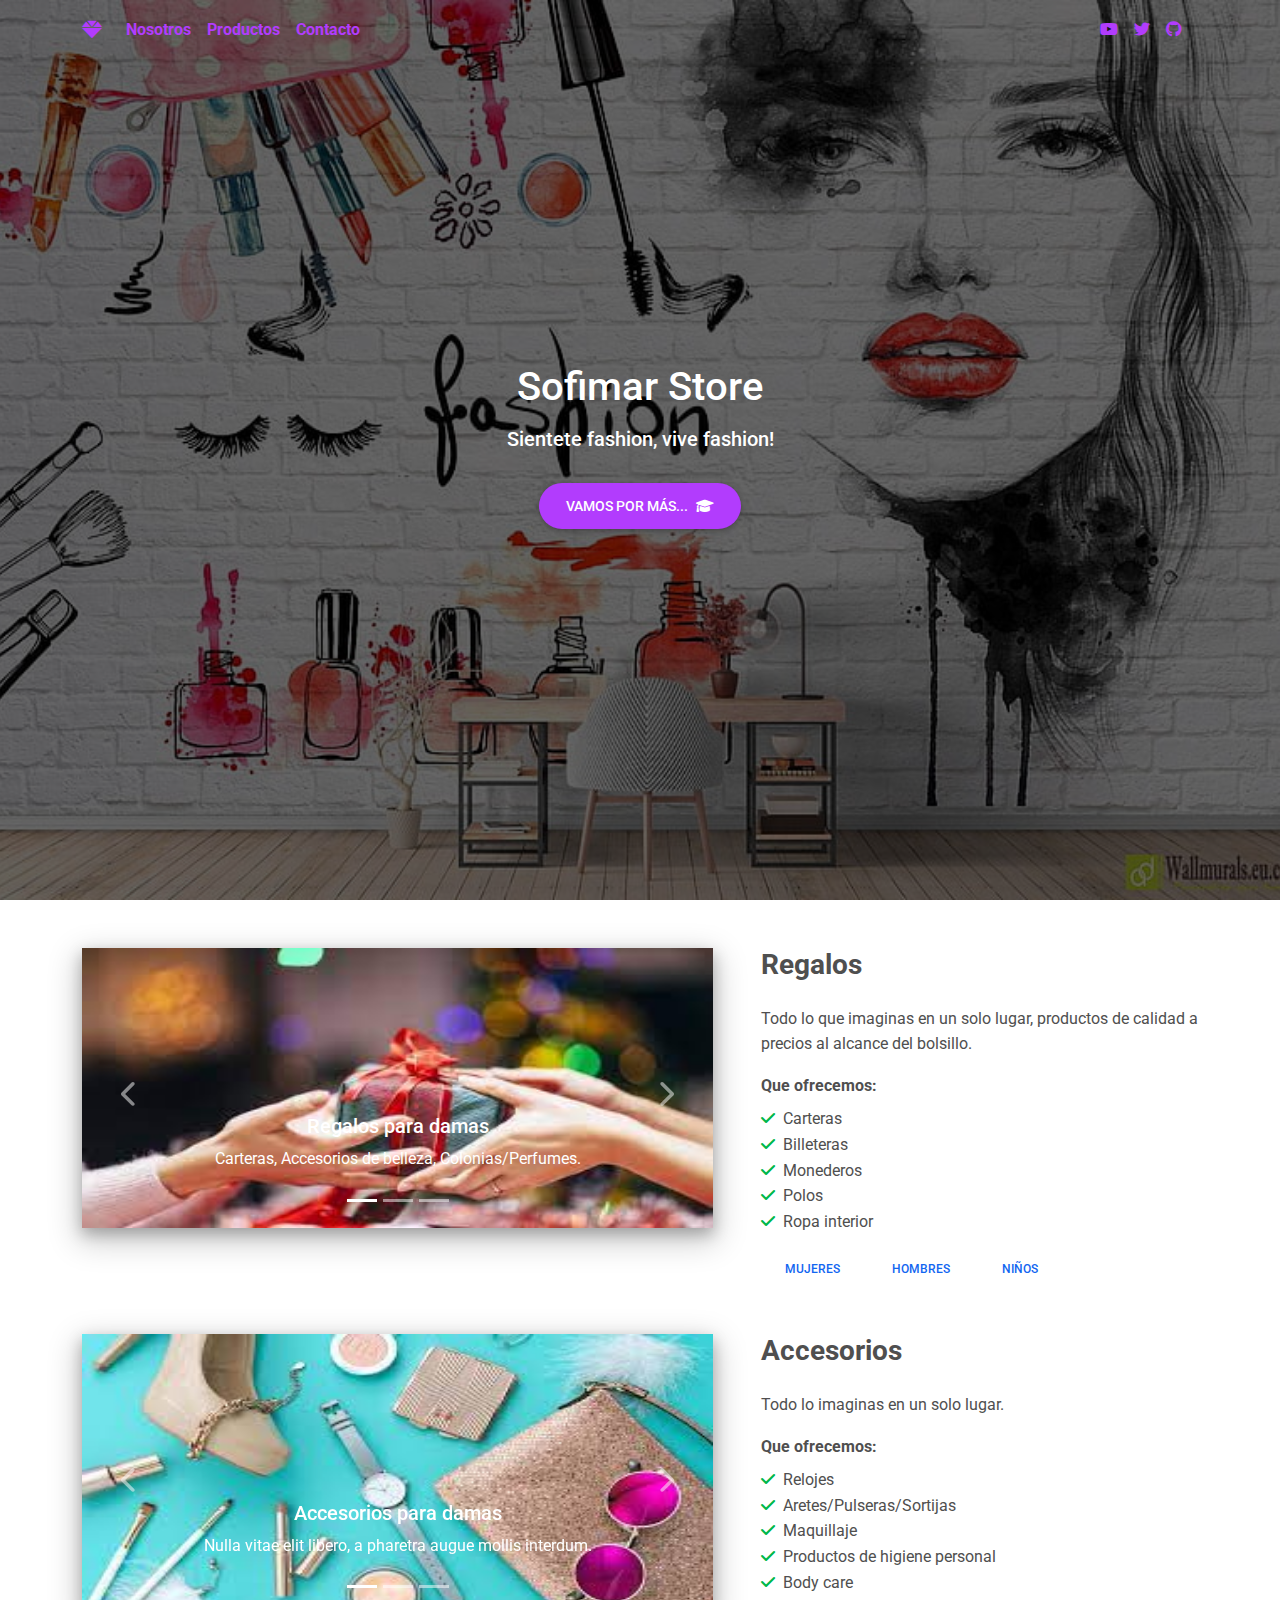
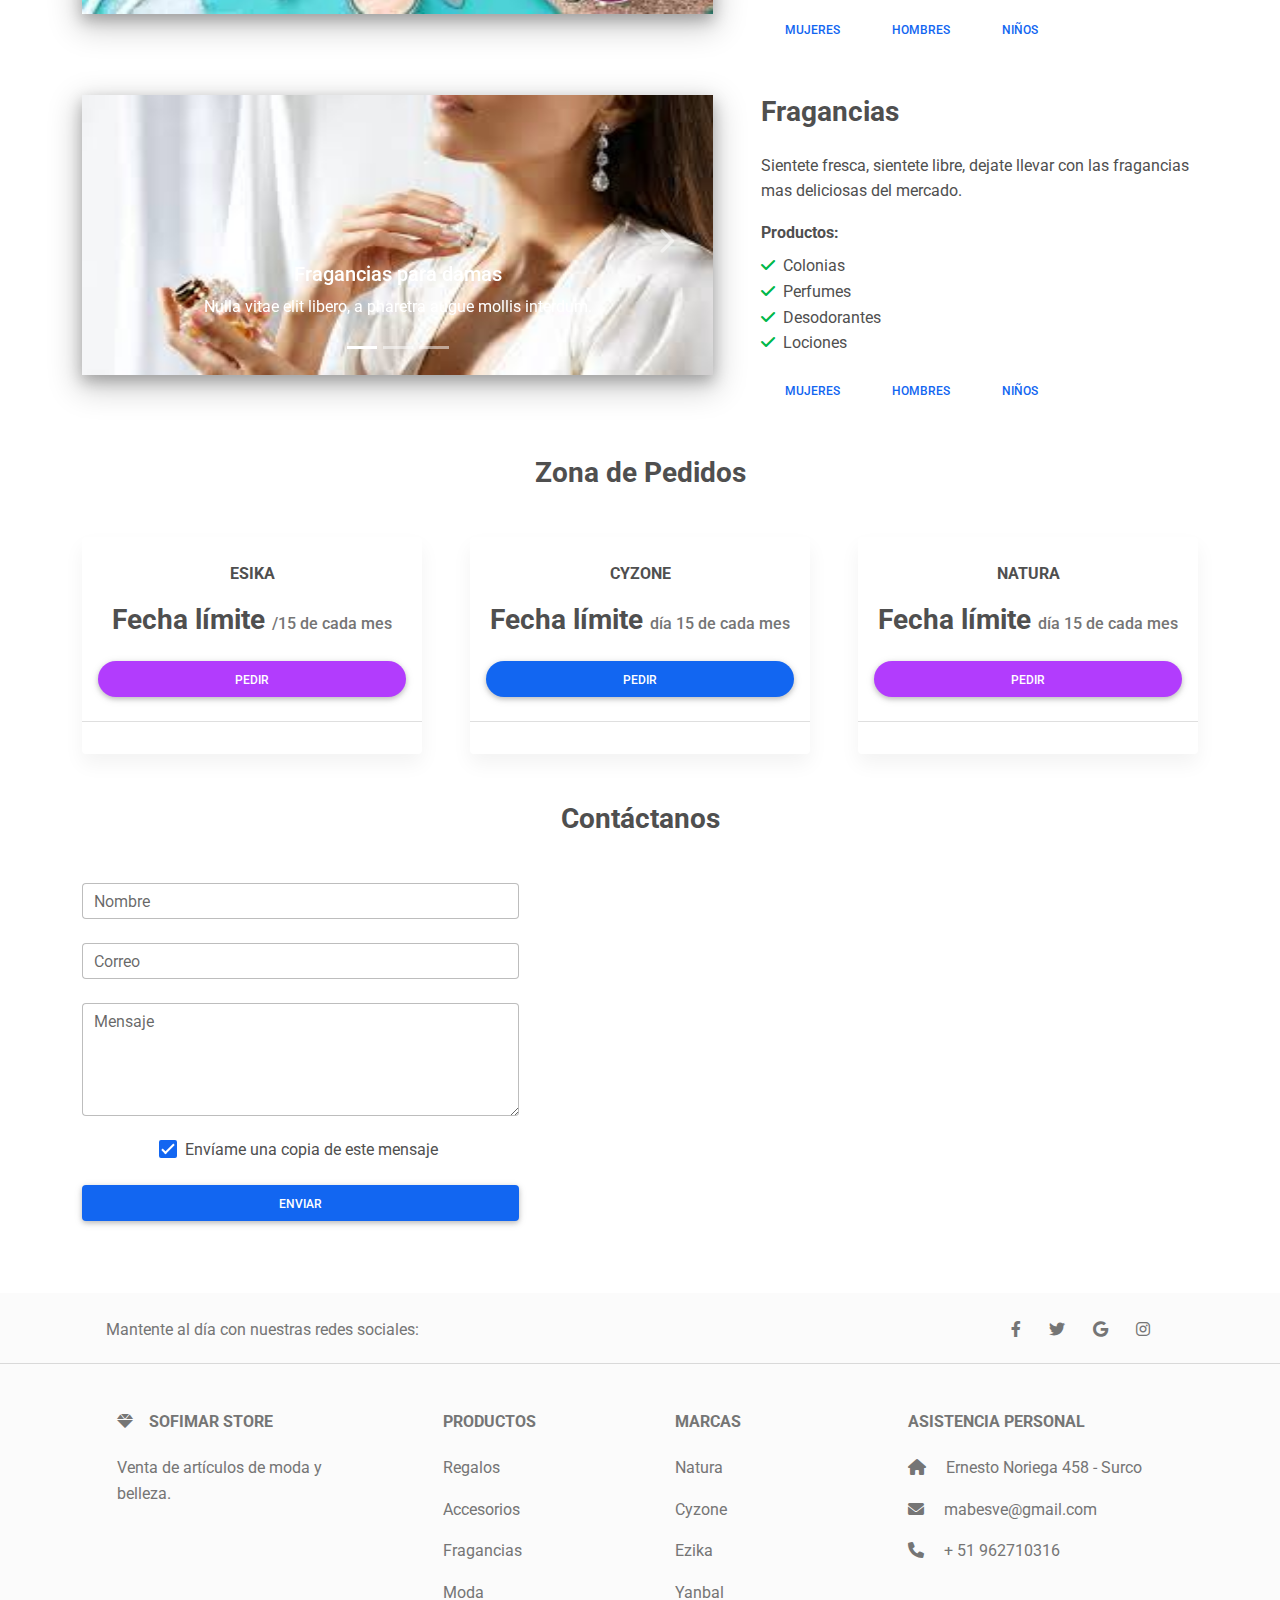
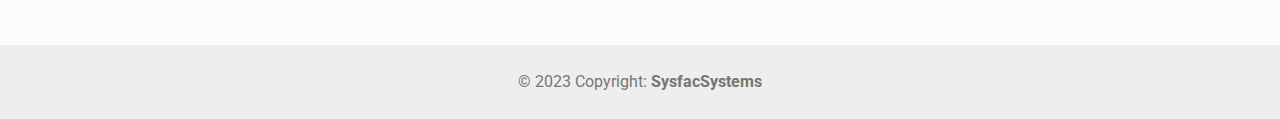
<file: index.html>
<!DOCTYPE html>
<html lang="en">

<head>
  <meta charset="UTF-8" />
  <meta name="viewport" content="width=device-width, initial-scale=1, shrink-to-fit=no" />
  <meta http-equiv="x-ua-compatible" content="ie=edge" />
  <title>Sofimar Store</title>
  <!-- MDB icon -->
  <link rel="icon" href="img/mdb-favicon.ico" type="image/x-icon" />
  <!-- Font Awesome -->
  <link rel="stylesheet" href="https://cdnjs.cloudflare.com/ajax/libs/font-awesome/6.0.0/css/all.min.css" />
  <!-- Google Fonts Roboto -->
  <link rel="stylesheet" href="https://fonts.googleapis.com/css2?family=Roboto:wght@300;400;500;700;900&display=swap" />
  <!-- MDB -->
  <link rel="stylesheet" href="css/mdb.min.css" />
</head>

<body>

  <!--Main Navigation-->
  <header class="mb-5 mb-lg-7">

    <!-- Navbar -->
    <nav style="z-index: 1;
                 min-height: 58.59px;
                " class="navbar navbar-expand-lg navbar-light">
      <!-- Container wrapper -->
      <div class="container">
        <!-- Toggle button -->
        <button class="navbar-toggler" type="button" data-mdb-toggle="collapse"
          data-mdb-target="#navbarSupportedContent" aria-controls="navbarSupportedContent" aria-expanded="false"
          aria-label="Toggle navigation">
          <i class="fas fa-bars"></i>
        </button>

        <!-- Collapsible wrapper -->
        <div class="collapse navbar-collapse" id="navbarSupportedContent">
          <!-- Navbar brand -->
          <a class="navbar-brand mt-2 mt-lg-0" href="#">
            <i class="fas fa-gem text-secondary"></i>
          </a>
          <!-- Left links -->
          <ul class="navbar-nav me-auto mb-2 mb-lg-0">
            <li class="nav-item">
              <a class="nav-link text-secondary fw-bold" href="#">Nosotros</a>
            </li>
            <li class="nav-item">
              <a class="nav-link text-secondary fw-bold" href="#">Productos</a>
            </li>
            <li class="nav-item">
              <a class="nav-link text-secondary fw-bold" href="#">Contacto</a>
            </li>
          </ul>
          <!-- Left links -->
        </div>
        <!-- Collapsible wrapper -->

        <!-- Right elements -->
        <div class="d-flex align-items-center">
          <!-- Icon -->
          <a class="text-secondary me-3" href="https://www.youtube.com/c/Mdbootstrap/videos" rel="nofollow"
            target="_blank">
            <i class="fab fa-youtube"></i>
          </a>
          <!-- Icon -->
          <a class="text-secondary me-3" href="https://twitter.com/ascensus_mdb" rel="nofollow" target="_blank">
            <i class="fab fa-twitter"></i>
          </a>
          <!-- Icon -->
          <a class="text-secondary me-3" href="https://github.com/mdbootstrap/mdb-ui-kit" rel="nofollow"
            target="_blank">
            <i class="fab fa-github"></i>
          </a>

        </div>
        <!-- Right elements -->
      </div>
      <!-- Container wrapper -->
    </nav>
    <!-- Navbar -->

    <!-- Background image -->
    <div class="bg-image vh-100" style="
                 margin-top: -58.59px; 
                 background-image: url('images/slide002.jpg');">

      <!-- Mask -->
      <div class="mask" style="background-color: hsla(0, 0%, 0%, 0.6)">

        <!-- Container -->
        <div class="container d-flex justify-content-center align-items-center h-100">

          <!-- Call to action -->
          <div class="text-white text-center">
            <h1 class="mb-3">Sofimar Store</h1>
            <h5 class="mb-4">Sientete fashion, vive fashion!</h5>
            <a class="btn btn-secondary btn-rounded btn-lg m-2" data-ripple-color="primary" href="#" role="button">Vamos por más...<i class="fas fa-graduation-cap ms-2"></i></a>
          </div>

        </div>

      </div>

    </div>


  </header>
  <!--Main Navigation-->

  <!--Main layout-->
  <main>
    <div class="container">

      <!-- Section: Details -->
      <section class="mb-5 mb-lg-10">

        <div class="row gx-xl-5">

          <div class="col-lg-7 mb-5 mb-lg-0">

            <!-- Carousel wrapper -->
            <div id="carouselBasicExample" class="carousel slide carousel-fade" data-mdb-ride="carousel">
              <!-- Indicators -->
              <div class="carousel-indicators">
                <button type="button" data-mdb-target="#carouselBasicExample" data-mdb-slide-to="0" class="active"
                  aria-current="true" aria-label="Slide 1"></button>
                <button type="button" data-mdb-target="#carouselBasicExample" data-mdb-slide-to="1"
                  aria-label="Slide 2"></button>
                <button type="button" data-mdb-target="#carouselBasicExample" data-mdb-slide-to="2"
                  aria-label="Slide 3"></button>
              </div>

              <!-- Inner -->
              <div class="carousel-inner rounded-6 shadow-4-strong">
                <!-- Single item -->
                <div class="carousel-item active">
                  <img src="images/regalos/regalo01.jpg" class="w-100" style="height:280px;"
                    alt="Sunset Over the City" />
                  <div class="carousel-caption d-none d-md-block">
                    <h5>Regalos para damas</h5>
                    <p>Carteras, Accesorios de belleza, Colonias/Perfumes.</p>
                  </div>
                </div>

                <!-- Single item -->
                <div class="carousel-item">
                  <img src="images/regalos/regalo02.jpg" class="d-block w-100" style="height:280px;"
                    alt="Canyon at Nigh" />
                  <div class="carousel-caption d-none d-md-block">
                    <h5>Regalos para caballeros</h5>
                    <p>Polos, mediaas, boxers, billeteras, monederos</p>
                  </div>
                </div>

                <!-- Single item -->
                <div class="carousel-item">
                  <img src="images/regalos/regalo03.jpg" class="d-block w-100" style="height:280px;"
                    alt="Cliff Above a Stormy Sea" />
                  <div class="carousel-caption d-none d-md-block">
                    <h5>Regalos para niños</h5>
                    <p>Ropa de niños, zapatillas, utiles escolares.</p>
                  </div>
                </div>
              </div>
              <!-- Inner -->

              <!-- Controls -->
              <button class="carousel-control-prev" type="button" data-mdb-target="#carouselBasicExample"
                data-mdb-slide="prev">
                <span class="carousel-control-prev-icon" aria-hidden="true"></span>
                <span class="visually-hidden">Previous</span>
              </button>
              <button class="carousel-control-next" type="button" data-mdb-target="#carouselBasicExample"
                data-mdb-slide="next">
                <span class="carousel-control-next-icon" aria-hidden="true"></span>
                <span class="visually-hidden">Next</span>
              </button>
            </div>
            <!-- Carousel wrapper -->

          </div>

          <div class="col-lg-5 mb-5 mb-lg-0">

            <h3 class="fw-bold mb-4">Regalos</h3>

            <p>Todo lo que imaginas en un solo lugar, productos de calidad a precios al alcance del bolsillo.</p>

            <p class="mb-2"><strong>Que ofrecemos:</strong></p>

            <ul class="list-unstyled">
              <li><i class="fas fa-check text-success me-2"></i>Carteras</li>
              <li><i class="fas fa-check text-success me-2"></i>Billeteras</li>
              <li><i class="fas fa-check text-success me-2"></i>Monederos</li>
              <li><i class="fas fa-check text-success me-2"></i>Polos</li>
			  <li><i class="fas fa-check text-success me-2"></i>Ropa interior</li>
            </ul>

            <a class="btn btn-link btn-rounded" href="#" role="button" data-mdb-ripple-color="primary">Mujeres</a>
			<a class="btn btn-link btn-rounded" href="#" role="button" data-mdb-ripple-color="primary">Hombres</a>
			<a class="btn btn-link btn-rounded" href="#" role="button" data-mdb-ripple-color="primary">Niños</a>

          </div>

        </div>

      </section>
     <section class="mb-5 mb-lg-10">

        <div class="row gx-xl-5">

          <div class="col-lg-7 mb-5 mb-lg-0">

            <!-- Carousel wrapper -->
            <div id="carouselBasicExample" class="carousel slide carousel-fade" data-mdb-ride="carousel">
              <!-- Indicators -->
              <div class="carousel-indicators">
                <button type="button" data-mdb-target="#carouselBasicExample" data-mdb-slide-to="0" class="active"
                  aria-current="true" aria-label="Slide 1"></button>
                <button type="button" data-mdb-target="#carouselBasicExample" data-mdb-slide-to="1"
                  aria-label="Slide 2"></button>
                <button type="button" data-mdb-target="#carouselBasicExample" data-mdb-slide-to="2"
                  aria-label="Slide 3"></button>
              </div>

              <!-- Inner -->
              <div class="carousel-inner rounded-6 shadow-4-strong">
                <!-- Single item -->
                <div class="carousel-item active">
                  <img src="images/accesorios/accesorios01.jpg" class="w-100" style="height:280px;"
                    alt="Sunset Over the City" />
                  <div class="carousel-caption d-none d-md-block">
                    <h5>Accesorios para damas</h5>
                    <p>Nulla vitae elit libero, a pharetra augue mollis interdum.</p>
                  </div>
                </div>

                <!-- Single item -->
                <div class="carousel-item">
                  <img src="images/accesorios/accesorios02.jpg" class="d-block w-100" style="height:280px;"
                    alt="Canyon at Nigh" />
                  <div class="carousel-caption d-none d-md-block">
                    <h5>Accesorios para caballeros</h5>
                    <p>Lorem ipsum dolor sit amet, consectetur adipiscing elit.</p>
                  </div>
                </div>

                <!-- Single item -->
                <div class="carousel-item">
                  <img src="images/accesorios/accesorios03.jpg" class="d-block w-100" style="height:280px;"
                    alt="Cliff Above a Stormy Sea" />
                  <div class="carousel-caption d-none d-md-block">
                    <h5>Accesorios para niños</h5>
                    <p>Praesent commodo cursus magna, vel scelerisque nisl consectetur.</p>
                  </div>
                </div>
              </div>
              <!-- Inner -->

              <!-- Controls -->
              <button class="carousel-control-prev" type="button" data-mdb-target="#carouselBasicExample"
                data-mdb-slide="prev">
                <span class="carousel-control-prev-icon" aria-hidden="true"></span>
                <span class="visually-hidden">Previous</span>
              </button>
              <button class="carousel-control-next" type="button" data-mdb-target="#carouselBasicExample"
                data-mdb-slide="next">
                <span class="carousel-control-next-icon" aria-hidden="true"></span>
                <span class="visually-hidden">Next</span>
              </button>
            </div>
            <!-- Carousel wrapper -->

          </div>

          <div class="col-lg-5 mb-5 mb-lg-0">

            <h3 class="fw-bold mb-4">Accesorios</h3>

            <p>Todo lo imaginas en un solo lugar.</p>

            <p class="mb-2"><strong>Que ofrecemos:</strong></p>

            <ul class="list-unstyled">
              <li><i class="fas fa-check text-success me-2"></i>Relojes</li>
              <li><i class="fas fa-check text-success me-2"></i>Aretes/Pulseras/Sortijas</li>
              <li><i class="fas fa-check text-success me-2"></i>Maquillaje</li>
              <li><i class="fas fa-check text-success me-2"></i>Productos de higiene personal</li>
			  <li><i class="fas fa-check text-success me-2"></i>Body care</li>
            </ul>

            <a class="btn btn-link btn-rounded" href="#" role="button" data-mdb-ripple-color="primary">Mujeres</a>
			<a class="btn btn-link btn-rounded" href="#" role="button" data-mdb-ripple-color="primary">Hombres</a>
			<a class="btn btn-link btn-rounded" href="#" role="button" data-mdb-ripple-color="primary">Niños</a>

          </div>

        </div>

      </section>	  

      <!-- Section: Details -->
     <section class="mb-5 mb-lg-10">

        <div class="row gx-xl-5">

          <div class="col-lg-7 mb-5 mb-lg-0">

            <!-- Carousel wrapper -->
            <div id="carouselBasicExample" class="carousel slide carousel-fade" data-mdb-ride="carousel">
              <!-- Indicators -->
              <div class="carousel-indicators">
                <button type="button" data-mdb-target="#carouselBasicExample" data-mdb-slide-to="0" class="active"
                  aria-current="true" aria-label="Slide 1"></button>
                <button type="button" data-mdb-target="#carouselBasicExample" data-mdb-slide-to="1"
                  aria-label="Slide 2"></button>
                <button type="button" data-mdb-target="#carouselBasicExample" data-mdb-slide-to="2"
                  aria-label="Slide 3"></button>
              </div>

              <!-- Inner -->
              <div class="carousel-inner rounded-6 shadow-4-strong">
                <!-- Single item -->
                <div class="carousel-item active">
                  <img src="images/perfumes/perfumes01.jpg" class="w-100" style="height:280px;"
                    alt="Sunset Over the City" />
                  <div class="carousel-caption d-none d-md-block">
                    <h5>Fragancias para damas</h5>
                    <p>Nulla vitae elit libero, a pharetra augue mollis interdum.</p>
                  </div>
                </div>

                <!-- Single item -->
                <div class="carousel-item">
                  <img src="images/perfumes/perfumes02.jpg" class="d-block w-100" style="height:280px;"
                    alt="Canyon at Nigh" />
                  <div class="carousel-caption d-none d-md-block">
                    <h5>Fragancias para caballeros</h5>
                    <p>Lorem ipsum dolor sit amet, consectetur adipiscing elit.</p>
                  </div>
                </div>

                <!-- Single item -->
                <div class="carousel-item">
                  <img src="images/perfumes/perfumes03.jpg" class="d-block w-100" style="height:280px;"
                    alt="Cliff Above a Stormy Sea" />
                  <div class="carousel-caption d-none d-md-block">
                    <h5>Fragancias para niños</h5>
                    <p>Praesent commodo cursus magna, vel scelerisque nisl consectetur.</p>
                  </div>
                </div>
              </div>
              <!-- Inner -->

              <!-- Controls -->
              <button class="carousel-control-prev" type="button" data-mdb-target="#carouselBasicExample"
                data-mdb-slide="prev">
                <span class="carousel-control-prev-icon" aria-hidden="true"></span>
                <span class="visually-hidden">Previous</span>
              </button>
              <button class="carousel-control-next" type="button" data-mdb-target="#carouselBasicExample"
                data-mdb-slide="next">
                <span class="carousel-control-next-icon" aria-hidden="true"></span>
                <span class="visually-hidden">Next</span>
              </button>
            </div>
            <!-- Carousel wrapper -->

          </div>

          <div class="col-lg-5 mb-5 mb-lg-0">

            <h3 class="fw-bold mb-4">Fragancias</h3>

            <p>Sientete fresca, sientete libre, dejate llevar con las fragancias mas deliciosas del mercado.</p>

            <p class="mb-2"><strong>Productos:</strong></p>

            <ul class="list-unstyled">
              <li><i class="fas fa-check text-success me-2"></i>Colonias</li>
              <li><i class="fas fa-check text-success me-2"></i>Perfumes</li>
              <li><i class="fas fa-check text-success me-2"></i>Desodorantes</li>
              <li><i class="fas fa-check text-success me-2"></i>Lociones</li>
            </ul>

            <a class="btn btn-link btn-rounded" href="#" role="button" data-mdb-ripple-color="primary">Mujeres</a>
			<a class="btn btn-link btn-rounded" href="#" role="button" data-mdb-ripple-color="primary">Hombres</a>
			<a class="btn btn-link btn-rounded" href="#" role="button" data-mdb-ripple-color="primary">Niños</a>

          </div>

        </div>

      </section>	  

      <!-- Section: Pricing -->
      <section class="mb-5 mb-lg-10">

        <h3 class="fw-bold text-center mb-5">Zona de Pedidos</h3>

        <div class="row gx-xl-5">
          <div class="col-lg-4 col-md-6 mb-4 mb-lg-0 order-2 order-lg-1">

            <div class="card h-100">
              <div class="card-header text-center pt-4">
                <p class="text-uppercase">
                  <strong>Esika</strong>
                </p>

                <h3 class="mb-4">
                  <b>Fecha límite</b>
                  <small class="text-muted" style="font-size: 16px">/15 de cada mes</small>
</h3>
                <button type="button" class="btn btn-secondary btn-rounded w-100 mb-3">
                  Pedir
                </button>

              </div>
              <div class="card-body">
<!--
                <ol class="list-unstyled mb-0">
                  <li class="mb-3"><i class="fas fa-check text-success me-3"></i>Unlimited updates</li>
                  <li class="mb-3"><i class="fas fa-check text-success me-3"></i>Git repository</li>
                  <li class="mb-3"><i class="fas fa-check text-success me-3"></i>npm installation</li>
                </ol>
-->				
              </div>
            </div>

          </div>

          <div class="col-lg-4 col-md-12 mb-4 mb-lg-0 order-1 order-lg-2">

            <div class="card h-100">
              <div class="card-header text-center pt-4">
                <p class="text-uppercase">
                  <strong>Cyzone</strong>
                </p>
                <h3 class="mb-4">
                  <strong>Fecha límite</strong>
                  <small class="text-muted" style="font-size: 16px">día 15 de cada mes</small>
                </h3>

                <button type="button" class="btn btn-primary btn-rounded w-100 mb-3">
                  Pedir
                </button>
              </div>
              <div class="card-body">
			  <!--
                <ol class="list-unstyled mb-0">
                  <li class="mb-3"><i class="fas fa-check text-success me-3"></i>Unlimited updates</li>
                  <li class="mb-3"><i class="fas fa-check text-success me-3"></i>Git repository</li>
                  <li class="mb-3"><i class="fas fa-check text-success me-3"></i>npm installation</li>
                </ol>
				-->
              </div>
            </div>

          </div>

          <div class="col-lg-4 col-md-6 mb-4 mb-lg-0 order-3 order-lg-3">

            <div class="card h-100">
              <div class="card-header text-center pt-4">
                <p class="text-uppercase">
                  <strong>Natura</strong>
                </p>
                <h3 class="mb-4">
                  <strong>Fecha límite</strong>
                  <small class="text-muted" style="font-size: 16px">día 15 de cada mes</small>
                </h3>

                <button type="button" class="btn btn-secondary btn-rounded w-100 mb-3">
                  Pedir
                </button>
              </div>
              <div class="card-body">
			  <!--
                <ol class="list-unstyled mb-0">
                  <li class="mb-3"><i class="fas fa-check text-success me-3"></i>Unlimited updates</li>
                  <li class="mb-3"><i class="fas fa-check text-success me-3"></i>Git repository</li>
                  <li class="mb-3"><i class="fas fa-check text-success me-3"></i>npm installation</li>
                </ol>
				-->
              </div>
            </div>

          </div>
        </div>

      </section>
      <!-- Section: Pricing -->

      <!-- Section: Contact -->
      <section class="mb-5 mb-lg-10">

        <h3 class="fw-bold text-center mb-5">Contáctanos</h3>

        <div class="row gx-xl-5">

          <div class="col-lg-5 mb-4 mb-lg-0">

            <form>
              <!-- Name input -->
              <div class="form-outline mb-4">
                <input type="text" id="form4Example1" class="form-control" />
                <label class="form-label" for="form4Example1">Nombre</label>
              </div>

              <!-- Email input -->
              <div class="form-outline mb-4">
                <input type="email" id="form4Example2" class="form-control" />
                <label class="form-label" for="form4Example2">Correo</label>
              </div>

              <!-- Message input -->
              <div class="form-outline mb-4">
                <textarea class="form-control" id="form4Example3" rows="4"></textarea>
                <label class="form-label" for="form4Example3">Mensaje</label>
              </div>

              <!-- Checkbox -->
              <div class="form-check d-flex justify-content-center mb-4">
                <input class="form-check-input me-2" type="checkbox" value="" id="form4Example4" checked />
                <label class="form-check-label" for="form4Example4">
                  Envíame una copia de este mensaje
                </label>
              </div>

              <!-- Submit button -->
              <button type="submit" class="btn btn-primary btn-block mb-4">Enviar</button>
            </form>

          </div>

          <div class="col-lg-7 mb-4 mb-lg-0">

            <div class="row gx-lg-5">
			<!--
              <div class="col-md-6 mb-4 mb-md-5">
                <div class="d-flex align-items-start">
                  <div class="p-3 badge-primary rounded-4">
                    <i class="fas fa-headset fa-lg fa-fw"></i>
                  </div>
                  <div class="ms-4">
                    <p class="fw-bold mb-1">Technical support</p>
                    <p class="text-muted mb-0">support@example.com</p>
                    <p class="text-muted mb-0">+1 234-567-89</p>
                  </div>
                </div>
              </div>

              <div class="col-md-6 mb-4 mb-md-5">
                <div class="d-flex align-items-start">
                  <div class="p-3 badge-primary rounded-4">
                    <i class="fas fa-dollar-sign fa-lg fa-fw"></i>
                  </div>
                  <div class="ms-4">
                    <p class="fw-bold mb-1">Sales questions</p>
                    <p class="text-muted mb-0">sales@example.com</p>
                    <p class="text-muted mb-0">+1 234-567-88</p>
                  </div>
                </div>
              </div>

              <div class="col-md-6 mb-4 mb-md-5">
                <div class="d-flex align-items-start">
                  <div class="p-3 badge-primary rounded-4">
                    <i class="fas fa-newspaper fa-lg fa-fw"></i>
                  </div>
                  <div class="ms-4">
                    <p class="fw-bold mb-1">Press</p>
                    <p class="text-muted mb-0">press@example.com</p>
                    <p class="text-muted mb-0">+1 234-567-87</p>
                  </div>
                </div>
              </div>

              <div class="col-md-6 mb-4 mb-md-5">
                <div class="d-flex align-items-start">
                  <div class="p-3 badge-primary rounded-4">
                    <i class="fas fa-bug fa-lg fa-fw"></i>
                  </div>
                  <div class="ms-4">
                    <p class="fw-bold mb-1">Bug report</p>
                    <p class="text-muted mb-0">bugs@example.com</p>
                    <p class="text-muted mb-0">+1 234-567-86</p>
                  </div>
                </div>
              </div>
			  -->
            </div>
          </div>
        </div>

      </section>
      <!-- Section: Contact -->

    </div>
  </main>
  <!--Main layout-->

  <!-- Footer -->
  <footer class="text-center text-lg-start bg-light text-muted">

    <div class="container">
      <!-- Section: Social media -->
      <section class="d-flex justify-content-center justify-content-lg-between p-4 pb-1">
        <!-- Left -->
        <div class="me-5 d-none d-lg-block">
          <span>Mantente al día con nuestras redes sociales:</span>
        </div>
        <!-- Left -->

        <!-- Right -->
        <div>
          <a href="" class="me-4 text-reset">
            <i class="fab fa-facebook-f"></i>
          </a>
          <a href="" class="me-4 text-reset">
            <i class="fab fa-twitter"></i>
          </a>
          <a href="" class="me-4 text-reset">
            <i class="fab fa-google"></i>
          </a>
          <a href="" class="me-4 text-reset">
            <i class="fab fa-instagram"></i>
          </a>
		  
        </div>
        <!-- Right -->
      </section>
      <!-- Section: Social media -->

    </div>

    <hr class="hr">

    <div class="container">
      <!-- Section: Links  -->
      <section class="">
        <div class="container text-center text-md-start mt-5">
          <!-- Grid row -->
          <div class="row mt-3">
            <!-- Grid column -->
            <div class="col-md-3 col-lg-4 col-xl-3 mx-auto mb-4">
              <!-- Content -->
              <h6 class="text-uppercase fw-bold mb-4">
                <i class="fas fa-gem me-3"></i>Sofimar Store
              </h6>
              <p>
                Venta de artículos de moda y belleza.
              </p>
            </div>
            <!-- Grid column -->

            <!-- Grid column -->
            <div class="col-md-2 col-lg-2 col-xl-2 mx-auto mb-4">
              <!-- Links -->
              <h6 class="text-uppercase fw-bold mb-4">
                Productos
              </h6>
              <p>
                <a href="#!" class="text-reset">Regalos</a>
              </p>
              <p>
                <a href="#!" class="text-reset">Accesorios</a>
              </p>
              <p>
                <a href="#!" class="text-reset">Fragancias</a>
              </p>
              <p>
                <a href="#!" class="text-reset">Moda</a>
              </p>
            </div>
            <!-- Grid column -->

            <!-- Grid column -->
            <div class="col-md-3 col-lg-2 col-xl-2 mx-auto mb-4">
              <!-- Links -->
              <h6 class="text-uppercase fw-bold mb-4">
                Marcas
              </h6>
              <p>
                <a href="#!" class="text-reset">Natura</a>
              </p>
              <p>
                <a href="#!" class="text-reset">Cyzone</a>
              </p>
              <p>
                <a href="#!" class="text-reset">Ezika</a>
              </p>
              <p>
                <a href="#!" class="text-reset">Yanbal</a>
              </p>
            </div>
            <!-- Grid column -->

            <!-- Grid column -->
            <div class="col-md-4 col-lg-3 col-xl-3 mx-auto mb-md-0 mb-4">
              <!-- Links -->
              <h6 class="text-uppercase fw-bold mb-4">Asistencia personal</h6>
              <p><i class="fas fa-home me-3"></i> Ernesto Noriega 458 - Surco</p>
              <p>
                <i class="fas fa-envelope me-3"></i>
                mabesve@gmail.com
              </p>
              <p><i class="fas fa-phone me-3"></i> + 51 962710316</p>
              
            </div>
            <!-- Grid column -->
          </div>
          <!-- Grid row -->
        </div>
      </section>
      <!-- Section: Links  -->
    </div>



    <!-- Copyright -->
    <div class="text-center p-4" style="background-color: rgba(0, 0, 0, 0.05);">
      © 2023 Copyright:
      <a class="text-reset fw-bold" href="#">SysfacSystems</a>
    </div>
    <!-- Copyright -->
  </footer>
  <!-- Footer -->

  <!-- MDB -->
  <script type="text/javascript" src="js/mdb.min.js"></script>
</body>

</html>
</file>
